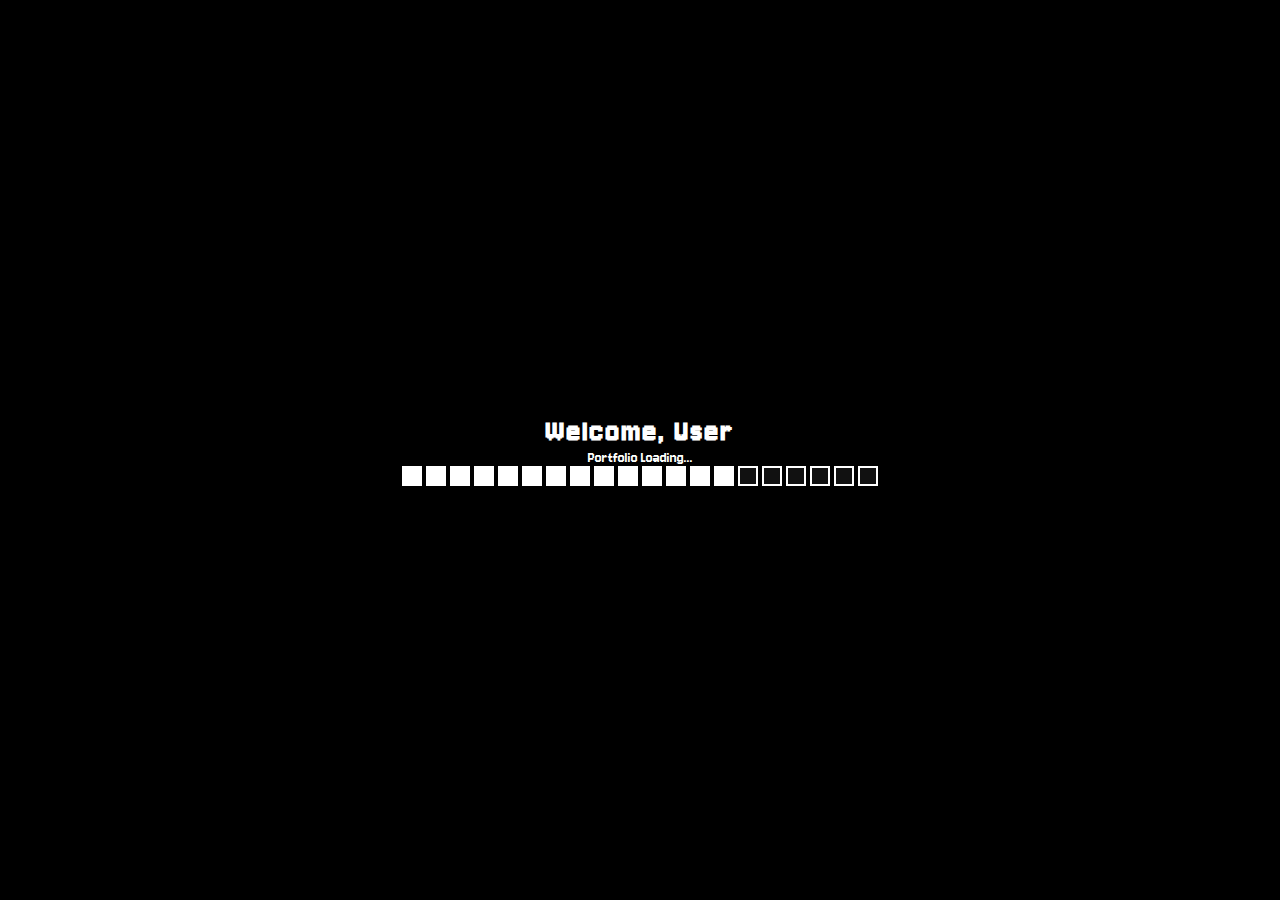
<file: index.html>
<!DOCTYPE html>
<html lang="en">


<head>
    <meta charset="UTF-8">
    <meta name="viewport" content="width=device-width, initial-scale=1.0">
    <!-- Essential Meta Tags -->
    <meta name="description"
        content="Portfolio site for Ian Condon. Projects include Potluck Markets, Eye2Eye, udders, and more.">
    <meta property="og:title" content="Ian Condon | Portfolio">
    <meta property="og:description"
        content="Explore my web development projects, creative tech ideas, and resume. Built with HTML, CSS, and love.">
    <meta property="og:image" content="https://swondon.com/swondon.png">
    <meta property="og:url" content="https://swondon.com">
    <meta name="twitter:card" content="summary_large_image">
    <meta name="viewport" content="width=device-width, initial-scale=1.0">


    <link rel="stylesheet" href="home-style.css">
    <link rel="preconnect" href="https://fonts.googleapis.com">
    <link rel="preconnect" href="https://fonts.gstatic.com" crossorigin>
    <link href="https://fonts.googleapis.com/css2?family=Jersey+10&family=Press+Start+2P&display=swap" rel="stylesheet">
    <link rel="icon" href="swondon.png" type="image/png">
    <title>Ian Condon</title>
</head>

<body>
    <div class="top-nav">
        <a><img class="pear-icon" src="pear-icon.png"></a>
        <div class="dropdown">
            <a class="dropbtn" onclick="toggleDropdown()">Projects</a>
            <div id="dropdownContent" class="dropdown-content">
                <a id="openDeepquestion1">deepQuestion:</a>
                <a id="openEye1">Eye2Eye</a>
                <a id="openGridchat1">udders.app</a>
                <a id="openPotluck1">Potluck Markets</a>
                <a id="openQuickbuck1">QuickBuck</a>
                <a id="openWeather1">Weather Balloon</a>
                <a id="openBehaviorchart1">Behavior Chart</a>
                <a id="openBeeper1">Beeper</a>
                <a id="openNothing1">Nothing</a>
                <a id="openSecretsApp1">The Secrets App</a>

            </div>
        </div>

        <script>
            function toggleDropdown() {
                const dropdown = document.getElementById("dropdownContent");
                dropdown.style.display = dropdown.style.display === "block" ? "none" : "block";
            }

            window.addEventListener("click", function (e) {
                const button = document.querySelector(".dropbtn");
                const content = document.getElementById("dropdownContent");
                if (!button.contains(e.target) && !content.contains(e.target)) {
                    content.style.display = "none";
                }
            });
        </script>


        <a href="about.html">About</a>
        <a href="mailto:ianebcondon@gmail.com">Contact</a>
    </div>

    <div class="potluck-icon">
        <div class="icon">

            <a href="#" id="openPotluck">
                <img src="potluck.png">
                <p>Potluck Markets</p>
            </a>
        </div>
    </div>

    <div class="gridchat-icon">
        <div class="icon">
            <a href="#" id="openGridchat">
                <img src="gridchat.png">
                <p>udders</p>
            </a>
        </div>
    </div>

    <div class="deepquestion-icon">
        <div class="icon">
            <a href="#" id="openDeepquestion">
                <img src="deepquestion.png">
                <p>deepQuestion:</p>
            </a>
        </div>
    </div>

    <div class="quickbuck-icon">
        <div class="icon">
            <a href="#" id="openQuickbuck">
                <img src="quickbuck.jpg">
                <p>QuickBuck</p>
            </a>
        </div>

    </div>

    <div class="weatherballoon-icon">
        <div class="icon">
            <a href="#" id="openWeather">
                <img src="balloon.png">
                <p>Weather<br>Balloon</p>
            </a>

        </div>
    </div>

    <div class="eye2eye-icon">
        <div class="icon">
            <a href="#" id="openEye">
                <img src="eye2eye.png">
                <p>Eye2Eye</p>
            </a>

        </div>
    </div>

    <div class="behaviorchart-icon">
        <div class="icon">
            <a href="#" id="openBehaviorchart">
                <img src="behaviorchart.png">
                <p>Behavior Chart</p>
            </a>
        </div>
    </div>

    <div class="beeper-icon">
        <div class="icon">
            <a href="#" id="openBeeper">
                <img src="beeper.png">
                <p>Beeper</p>
            </a>
        </div>
    </div>

    <div class="nothing-icon">
        <div class="icon">
            <a href="#" id="openNothing">
                <img src="nothing.jpg">
                <p>Nothing</p>
            </a>
        </div>
    </div>

    <div class="secrets-app-icon">
        <div class="icon">
            <a href="#" id="openSecretsApp">
                <img src="secretsapp.png">
                <p>The Secrets App</p>
            </a>
        </div>
    </div>

    <div class="trash-icon">
        <div class="icon">
            <a href="#" id="openTrash">
                <img src="trash.png">
                <p>Trash</p>
            </a>
        </div>
    </div>

    <div class="bottom-nav">
        <div class="nav-item">
            <div class="start-button">
                <a href="#" onclick="location.reload(); return false;">
                    <img src="swondonwhite.png">
                    <p>&nbsp;Ian Condon</p>
                </a>
            </div>

        </div>
        <div class="nav-item">
            <a href="https://github.com/Swondon">
                <img src="github.png">
            </a>
        </div>
        <div class="nav-item">
            <a href="https://www.linkedin.com/in/swondon/">
                <img src="linkedin.webp">
            </a>
        </div>
        <div class="nav-item">
            <a href="mailto:ianebcondon@gmail.com">
                <img src="mail.webp">
            </a>
        </div>
        <div class="nav-item">
            <a href="https://devpost.com/ianebcondon">
                <img src="devpost.png">
            </a>
        </div>

        <div class="clock">
            <div id="clock-time"></div>
            <div id="clock-date"></div>
        </div>
    </div>

    <script>
        function updateClock() {
            const now = new Date();
            document.getElementById('clock-time').textContent = now.toLocaleTimeString([], { hour: '2-digit', minute: '2-digit', second: '2-digit' });
            document.getElementById('clock-date').textContent = now.toLocaleDateString();
        }

        setInterval(updateClock, 1000);
        updateClock();
    </script>

    <div id="resumeModal">
        <div class="modal-content">
            <button class="close-btn" id="closeResume">&times;</button>
            <iframe src="resume.pdf" title="Resume PDF"></iframe>
        </div>
    </div>

    <script>
        const resumeLink = document.getElementById('openResume');
        const modal = document.getElementById('resumeModal');
        const closeBtn = document.getElementById('closeResume');

        resumeLink.addEventListener('click', (e) => {
            e.preventDefault();
            modal.style.display = 'flex';
            document.body.style.overflow = 'hidden';
        });

        closeBtn.addEventListener('click', () => {
            modal.style.display = 'none';
            document.body.style.overflow = 'auto';
        });

        window.addEventListener('click', (e) => {
            if (e.target === modal) {
                modal.style.display = 'none';
                document.body.style.overflow = 'auto';
            }
        });
    </script>

    <div id="potluckModal">
        <div class="modal-content">
            <button class="close-btn" id="closePotluck">&times;</button>
            <h1>Potluck Markets</h1>
            <div class="potluck-img-text">
                <img src="potluck.png">
                <p class="indented">Potluck Markets is a social wagering app that combines gamification with community
                    engagement. Users can
                    create
                    and join pots — shared pools of money centered around a goal, bet, or topic — and vote on who has
                    earned
                    the pot based on consensus.
                </p>
                <p class="indented">Users can join public, private, or location based pots, add friends, message each
                    other to discuss the outcome of pots, view the pots their friends are involved in, deposit and
                    withdraw money, and much more!</p>
                <p class="indented">Originally built as a web app in Spring of 2025, Potluck Markets is currently in active
                    development and is now out on the iOS App Store!</p>
                <br>
                <p><strong><u>Frontend:</u></strong>
                    HTML, CSS, JavaScript (v2 in Swift)</p>
                <p><strong><u>Backend:</u></strong> JavaScript, SQL, Docker (v2 using Firebase)</p>
                <br>
                <div class="modal-link">
                    <a href="https://potluck.support" target="_blank">View on App Store</a>
                </div>
                <div class="modal-link" style="margin-top: 10px;">
                    <a href="https://github.com/Swondon/PotLuck-v1">View early version on GitHub</a>
                </div>

            </div>

        </div>
    </div>

    <script>
        const potluckLink = document.getElementById('openPotluck');
        const potluckLink1 = document.getElementById('openPotluck1');

        const potluckModal = document.getElementById('potluckModal');
        const closePotluckBtn = document.getElementById('closePotluck');

        potluckLink.addEventListener('click', (e) => {
            e.preventDefault();
            potluckModal.style.display = 'flex';
            document.body.style.overflow = 'hidden';
        });

        potluckLink1.addEventListener('click', (e) => {
            e.preventDefault();
            potluckModal.style.display = 'flex';
            document.body.style.overflow = 'hidden';
        });

        closePotluckBtn.addEventListener('click', () => {
            potluckModal.style.display = 'none';
            document.body.style.overflow = 'auto';
        });

        window.addEventListener('click', (e) => {
            if (e.target === potluckModal) {
                potluckModal.style.display = 'none';
                document.body.style.overflow = 'auto';
            }
        });
    </script>


    <div id="gridchatModal">
        <div class="modal-content">
            <button class="close-btn" id="closeGridchat">&times;</button>
            <h1>udders</h1>
            <div class="potluck-img-text">
                <img src="gridchat.png">
                <p class="indented">udders is essentially a local chatroom system with each room being based on the
                    user’s current location. Each chatroom is around a 150 m by 150 m square in a grid that covers
                    the world. As the user moves around, they are transferred from chatroom to chatroom based on their
                    location.
                </p>
                <p class="indented">For example, say that the user is in a busy food court in a mall. Many people
                    would not have the confidence to get up and start networking by walking around and talking
                    face-to-face
                    to everyone. Instead, the user can open Gridchat and start texting anyone
                    who is nearby.
                </p>
                <p class="indented">
                    This app idea was initiated during HackNC 2022 as GridChat and then rebuilt and deployed in 2025 in less than 6 hours.
                </p>
                <br>
                <p><strong><u>Frontend:</u></strong>
                     Vite, TypeScript, Tailwind (Originally Flutter, Dart)</p>
                <p><strong><u>Backend:</u></strong> Express.js (Originally Flask, Python, SQLite, Google Cloud)</p>
                <br>
                <div class="modal-link">
                    <a href="https://udders.app/">View Live Project</a>
                </div>

            </div>

        </div>
    </div>

    <script>
        const gridchatLink = document.getElementById('openGridchat');
        const gridchatLink1 = document.getElementById('openGridchat1');

        const gridchatModal = document.getElementById('gridchatModal');
        const closeGridchatBtn = document.getElementById('closeGridchat');

        gridchatLink.addEventListener('click', (e) => {
            e.preventDefault();
            gridchatModal.style.display = 'flex';
        });

        gridchatLink1.addEventListener('click', (e) => {
            e.preventDefault();
            gridchatModal.style.display = 'flex';
        });

        closeGridchatBtn.addEventListener('click', () => {
            gridchatModal.style.display = 'none';
            document.body.style.overflow = 'auto';
        });

        window.addEventListener('click', (e) => {
            if (e.target === gridchatModal) {
                gridchatModal.style.display = 'none';
                document.body.style.overflow = 'auto';
            }
        });
    </script>

    <div id="quickbuckModal">
        <div class="modal-content">
            <button class="close-btn" id="closeQuickbuck">&times;</button>
            <h1>QuickBuck</h1>
            <div class="potluck-img-text">
                <img src="quickbuck.jpg">
                <p class="indented">QuickBuck is a web-app which hosts a token-based currency trading platform. Users
                    buy and sell QuickBuck tokens via the app. The QuickBuck value is algorithmically proportional to
                    how many people are currently holding a QuickBuck.
                </p>
                <p class="indented">For example, if I buy a QuickBuck, I would want to wait for others to purchase a
                    QuickBuck after me, and then I would sell to make a profit.
                </p>
                <p class="indented">
                    This app idea was pursued in early 2022 but became arbitrary with the rising popularity of Meme
                    coins.
                </p>
                <br>
                <p><strong><u>Frontend:</u></strong>
                    React.js</p>
                <p><strong><u>Backend:</u></strong> JavaScript, Docker, Google Cloud</p>

            </div>

        </div>
    </div>




    <div id="deepquestionModal">
        <div class="modal-content">
            <button class="close-btn" id="closeDeepquestion">&times;</button>
            <h1>deepQuestion:</h1>
            <div class="potluck-img-text">
                <img src="deepquestion.png">
                <p class="indented">deepQuestion is a mental health reflection app designed to turn the phone—often used
                    as a tool for distraction—into a constructive outlet for emotional growth. This app combats the
                    isolation and stigma surrounding mental health by creating a space for anonymous reflection and
                    shared experience.
                </p>

                <p class="indented"> Each day, users are prompted with a thoughtful question and given 30 seconds to
                    reflect before submitting a private written response. After submitting, they can explore a feed of
                    anonymized responses from others, helping them realize they’re not alone in their feelings. The app
                    uses natural language processing to analyze each reflection, tracking mood trends and progress over
                    time. A visual graph and mental health “grade” system help users understand their emotional patterns
                    and personal growth.
                </p>
                <p class="indented"> deepQuestion won the CockroachDB Prize at HackDuke 2022.

                </p>
                <br>
                <p><strong><u>Frontend:</u></strong>
                    Cordova, HTML, CSS, JavaScript</p>
                <p><strong><u>Backend:</u></strong> Django, Python, CockroachDB</p>
                <br>
                <div class="modal-link">
                    <a href="https://devpost.com/software/deepquestion">View on Devpost</a>
                </div>

            </div>

        </div>
    </div>

    <script>
        const deepquestionLink = document.getElementById('openDeepquestion');
        const deepquestionLink1 = document.getElementById('openDeepquestion1');

        const deepquestionModal = document.getElementById('deepquestionModal');
        const closeDeepquestionBtn = document.getElementById('closeDeepquestion');

        deepquestionLink.addEventListener('click', (e) => {
            e.preventDefault();
            deepquestionModal.style.display = 'flex';
        });

        deepquestionLink1.addEventListener('click', (e) => {
            e.preventDefault();
            deepquestionModal.style.display = 'flex';
        });

        closeDeepquestionBtn.addEventListener('click', () => {
            deepquestionModal.style.display = 'none';
            document.body.style.overflow = 'auto';
        });

        window.addEventListener('click', (e) => {
            if (e.target === deepquestionModal) {
                deepquestionModal.style.display = 'none';
                document.body.style.overflow = 'auto';
            }
        });
    </script>

    <script>
        const quickbuckLink = document.getElementById('openQuickbuck');
        const quickbuckLink1 = document.getElementById('openQuickbuck1');

        const quickbuckModal = document.getElementById('quickbuckModal');
        const closeQuickbuckBtn = document.getElementById('closeQuickbuck');

        quickbuckLink.addEventListener('click', (e) => {
            e.preventDefault();
            quickbuckModal.style.display = 'flex';
        });

        quickbuckLink1.addEventListener('click', (e) => {
            e.preventDefault();
            quickbuckModal.style.display = 'flex';
        });

        closeQuickbuckBtn.addEventListener('click', () => {
            quickbuckModal.style.display = 'none';
            document.body.style.overflow = 'auto';
        });

        window.addEventListener('click', (e) => {
            if (e.target === quickbuckModal) {
                quickbuckModal.style.display = 'none';
                document.body.style.overflow = 'auto';
            }
        });
    </script>


    <div id="weatherModal">
        <div class="modal-content">
            <button class="close-btn" id="closeWeather">&times;</button>
            <h1>Weather Balloon Research</h1>
            <div class="potluck-img-text">
                <img src="balloon.png">
                <p class="indented">As part of my volunteer work with the Young Scientist Academy, a nonprofit that
                    empowers youth through science and technology, I led and collaborated on hands-on environmental
                    research projects throughout middle and high school. One of the most impactful initiatives
                    was our weather balloon research, where I helped build and program onboard systems to collect
                    real-time atmospheric data—including barometric pressure, temperature, and ozone levels—at high
                    altitudes.
                </p>

                <p class="indented"> In addition to hardware and sensor integration, I also trained machine learning
                    algorithms to process and interpret the data for 3D environmental mapping. These models were used to
                    analyze local green space distribution and inform community awareness of urban heat islands and air
                    quality disparities.

                </p>
                <br>
                <div class="modal-link">
                    <a href="https://www.youngscientistacademy.org/">See more</a>
                </div>

            </div>

        </div>
    </div>

    <script>
        const weatherLink = document.getElementById('openWeather');
        const weatherLink1 = document.getElementById('openWeather1');

        const weatherModal = document.getElementById('weatherModal');
        const closeWeatherBtn = document.getElementById('closeWeather');

        weatherLink.addEventListener('click', (e) => {
            e.preventDefault();
            weatherModal.style.display = 'flex';
        });

        weatherLink1.addEventListener('click', (e) => {
            e.preventDefault();
            weatherModal.style.display = 'flex';
        });

        closeWeatherBtn.addEventListener('click', () => {
            weatherModal.style.display = 'none';
            document.body.style.overflow = 'auto';
        });

        window.addEventListener('click', (e) => {
            if (e.target === weatherModal) {
                weatherModal.style.display = 'none';
                document.body.style.overflow = 'auto';
            }
        });
    </script>

    <div id="eyeModal">
        <div class="modal-content">
            <button class="close-btn" id="closeEye">&times;</button>
            <h1>Eye2Eye</h1>
            <div class="potluck-img-text">
                <img src="eye2eye.png">
                <p class="indented">Eye2Eye is a research-driven video conferencing project that reimagines virtual
                    communication by using two webcams and spatial audio to simulate face-to-face interaction. By
                    placing participants around a virtual table and adjusting both video angles and audio direction,
                    Eye2Eye creates a more natural, immersive experience.

                </p>

                <p class="indented"> Eye2Eye is a custom video conferencing tool accessed through a web browser and is
                    part of a user study on the effects of video conferencing on user communication. The tool has
                    options to add input delay, use multiple cameras, use a circular seating order, and use spatial
                    sound.

                </p>
                <br>
                <p><strong><u>Frontend:</u></strong>
                    Node.js, HTML, JavaScript</p>
                <p><strong><u>Backend:</u></strong> Node.js, JavaScript, Render, Oracle Cloud (for custom STUN/TURN
                    server)</p>
                <br>
                <div class="modal-link">
                    <a href="https://github.com/Swondon/Eye2Eye">View on GitHub</a>
                </div>

            </div>

        </div>
    </div>

    <script>
        const eyeLink = document.getElementById('openEye');
        const eyeLink1 = document.getElementById('openEye1');

        const eyeModal = document.getElementById('eyeModal');

        const closeEyeBtn = document.getElementById('closeEye');

        eyeLink.addEventListener('click', (e) => {
            e.preventDefault();
            eyeModal.style.display = 'flex';
        });

        eyeLink1.addEventListener('click', (e) => {
            e.preventDefault();
            eyeModal.style.display = 'flex';
        });

        closeEyeBtn.addEventListener('click', () => {
            eyeModal.style.display = 'none';
            document.body.style.overflow = 'auto';
        });

        window.addEventListener('click', (e) => {
            if (e.target === eyeModal) {
                eyeModal.style.display = 'none';
                document.body.style.overflow = 'auto';
            }
        });
    </script>

    <div id="behaviorchartModal">
        <div class="modal-content">
            <button class="close-btn" id="closeBehaviorchart">&times;</button>
            <h1>Behavior Chart</h1>
            <div class="potluck-img-text">
                <img src="behaviorchart.png">
                <p class="indented">On our apartment wall, we have a behavior chart. We use it all the time. When someone new comes into our apartment, we put a new pin on it. You get moved up for good behavior and down for bad behavior.
                </p>

                <p class="indented">It was simple, fun, and a huge part of our daily lives. But over time, and after a bit too much love, it broke -- so I used AI to build a digital version of the chart.
                </p>

                <p class="indented">In under 6 hours of vibe coding, we (Google Gemini and I) built the app, connected it to a cloud database, deployed it to a subdomain, and even wrote this LinkedIn post about it. Now, anyone can create, share, and enjoy their own behavior charts with friends and family.</p>

                <p><strong><u>Frontend:</u></strong>
                    HTML, CSS, JavaScript</p>
                <p><strong><u>Backend:</u></strong> JavaScript (Client-side)</p>
                <br>
                <div class="modal-link">
                    <a href="https://behaviorchart.swondon.com" target="_blank">View Live Project</a>
                </div>
                <div class="modal-link" style="margin-top: 10px;">
                    <a href="https://github.com/Swondon/Behavior-Chart" target="_blank">View on GitHub</a>
                </div>

            </div>

        </div>
    </div>

    <script>
        const behaviorchartLink = document.getElementById('openBehaviorchart');
        const behaviorchartLink1 = document.getElementById('openBehaviorchart1');

        const behaviorchartModal = document.getElementById('behaviorchartModal');
        const closeBehaviorchartBtn = document.getElementById('closeBehaviorchart');

        behaviorchartLink.addEventListener('click', (e) => {
            e.preventDefault();
            behaviorchartModal.style.display = 'flex';
            document.body.style.overflow = 'hidden';
        });

        behaviorchartLink1.addEventListener('click', (e) => {
            e.preventDefault();
            behaviorchartModal.style.display = 'flex';
            document.body.style.overflow = 'hidden';
        });

        closeBehaviorchartBtn.addEventListener('click', () => {
            behaviorchartModal.style.display = 'none';
            document.body.style.overflow = 'auto';
        });

        window.addEventListener('click', (e) => {
            if (e.target === behaviorchartModal) {
                behaviorchartModal.style.display = 'none';
                document.body.style.overflow = 'auto';
            }
        });
    </script>

    <div id="beeperModal">
        <div class="modal-content">
            <button class="close-btn" id="closeBeeper">&times;</button>
            <h1>Beeper</h1>
            <div class="potluck-img-text">
                <img src="beeper.png">
                <p class="indented">Beeper is a ride-sharing application designed specifically for students, providing a safe and affordable way to travel to and from campus, or around town.
                </p>

                <p class="indented">Riders request a ride, active beepers accept it, navigate to the rider, pick them up, and transport them to their destination. Riders can pay through Venmo.
                </p>

                <p><strong><u>Frontend:</u></strong>
                    React, TypeScript, Vite</p>
                <p><strong><u>Backend:</u></strong> Firebase</p>
                <br>
                <div class="modal-link">
                    <a href="http://beeper.swondon.com/" target="_blank">View Live Project</a>
                </div>

            </div>

        </div>
    </div>

    <script>
        const beeperLink = document.getElementById('openBeeper');
        const beeperLink1 = document.getElementById('openBeeper1');

        const beeperModal = document.getElementById('beeperModal');
        const closeBeeperBtn = document.getElementById('closeBeeper');

        function openBeeperModal(e) {
            e.preventDefault();
            beeperModal.style.display = 'flex';
            document.body.style.overflow = 'hidden';
        }

        beeperLink.addEventListener('click', openBeeperModal);
        beeperLink1.addEventListener('click', openBeeperModal);

        closeBeeperBtn.addEventListener('click', () => {
            beeperModal.style.display = 'none';
            document.body.style.overflow = 'auto';
        });

    </script>

    <div id="nothingModal">
        <div class="modal-content">
            <button class="close-btn" id="closeNothing">&times;</button>
            <h1>Nothing</h1>
            <div class="potluck-img-text">
                <img src="nothing.jpg">
                <p class="indented">Nothing is a minimalist app where users compete to see who can do nothing for the longest period. The concept challenges our constant need for engagement and turns inactivity into a competitive sport.
                </p>

                <p class="indented">The app tracks the duration each user can remain idle without interacting with their device. A global leaderboard displays the top champions of inactivity, creating a fun, quirky social experiment.
                </p>

                <p><strong><u>Frontend:</u></strong>
                    React, Vite, TypeScript</p>
                <p><strong><u>Backend:</u></strong> Firebase</p>
                <br>
                <div class="modal-link">
                    <a href="http://nothing.swondon.com" target="_blank">View Live Project</a>
                </div>

            </div>

        </div>
    </div>

    <script>
        const nothingLink = document.getElementById('openNothing');
        const nothingLink1 = document.getElementById('openNothing1');
        const nothingModal = document.getElementById('nothingModal');
        const closeNothingBtn = document.getElementById('closeNothing');

        function openNothingModal(e) {
            e.preventDefault();
            nothingModal.style.display = 'flex';
            document.body.style.overflow = 'hidden';
        }

        nothingLink.addEventListener('click', openNothingModal);
        nothingLink1.addEventListener('click', openNothingModal);

        closeNothingBtn.addEventListener('click', () => { nothingModal.style.display = 'none'; document.body.style.overflow = 'auto'; });
    </script>

    <div id="secretsAppModal">
        <div class="modal-content">
            <button class="close-btn" id="closeSecretsApp">&times;</button>
            <h1>The Secrets App</h1>
            <div class="potluck-img-text">
                <img src="secretsapp.png">
                <p class="indented">The Secrets App is a simple, anonymous, and addictive micro-confessions app. Every
                    time you open it, you’re presented with a random secret left by another user — funny, strange,
                    wholesome, sad, or downright mysterious. To reveal a new one, you must leave a secret of your own.
                </p>

                <p class="indented">There are no accounts, no names, no profiles, and no tracking. Just a community of
                    strangers trading moments, thoughts, confessions, and curiosities.</p>

                <p><strong><u>Frontend:</u></strong> React, Vite, TypeScript</p>
                <p><strong><u>Backend:</u></strong> Firebase</p>
                <br>
                <div class="modal-link">
                    <a href="https://secrets.swondon.com/" target="_blank">View Live Project</a>
                </div>
            </div>
        </div>
    </div>

    <script>
        const secretsAppLink = document.getElementById('openSecretsApp');
        const secretsAppLink1 = document.getElementById('openSecretsApp1');
        const secretsAppModal = document.getElementById('secretsAppModal');
        const closeSecretsAppBtn = document.getElementById('closeSecretsApp');

        function openSecretsAppModal(e) { e.preventDefault(); secretsAppModal.style.display = 'flex'; document.body.style.overflow = 'hidden'; }

        secretsAppLink.addEventListener('click', openSecretsAppModal);
        secretsAppLink1.addEventListener('click', openSecretsAppModal);
        closeSecretsAppBtn.addEventListener('click', () => { secretsAppModal.style.display = 'none'; document.body.style.overflow = 'auto'; });
    </script>

    <div id="trashModal">
        <div class="modal-content">
            <button class="close-btn" id="closeTrash">&times;</button>
            <h1>Trash</h1>
            <div class="trash-content" style="text-align: center; margin-top: 50px; font-size: 24px; flex-grow: 1; display: flex; flex-direction: column; justify-content: center;">
                <p>It's empty... or is it?</p>
                <br>
                <div style="font-size: 16px;">
                    <a href="https://www.youtube.com/watch?v=dQw4w9WgXcQ" target="_blank" style="color: blue; text-decoration: underline;">Look inside</a>
                </div>
            </div>
        </div>
    </div>

    <script>
        const trashLink = document.getElementById('openTrash');
        const trashModal = document.getElementById('trashModal');
        const closeTrashBtn = document.getElementById('closeTrash');

        trashLink.addEventListener('click', (e) => {
            e.preventDefault();
            trashModal.style.display = 'flex';
        });

        closeTrashBtn.addEventListener('click', () => {
            trashModal.style.display = 'none';
        });

        window.addEventListener('click', (e) => {
            if (e.target === trashModal) {
                trashModal.style.display = 'none';
            }
        });
    </script>

    <div id="loadingModal">
        <h2>Welcome, User</h2>
        <p>Portfolio Loading...</p>
        <div class="progress-container">
            <div class="pixel-bar" id="pixelBar"></div>
        </div>
    </div>

    <script>
        const pixelBar = document.getElementById('pixelBar');
        const loadingModal = document.getElementById('loadingModal');
        const squareCount = 20;
        const duration = 1000;
        const interval = duration / squareCount;

        for (let i = 0; i < squareCount; i++) {
            const pixel = document.createElement('div');
            pixel.classList.add('pixel');
            pixelBar.appendChild(pixel);
        }

        const pixels = document.querySelectorAll('.pixel');
        let index = 0;

        const fillTimer = setInterval(() => {
            if (index < pixels.length) {
                pixels[index].classList.add('filled');
                index++;
            } else {
                clearInterval(fillTimer);
                loadingModal.style.display = 'none';
            }
        }, interval);

        window.addEventListener('load', () => {
            // Start filling on load
        });
    </script>

    <script>
        // Handle opening modals from URL hash
        window.addEventListener('load', () => {
            const hash = window.location.hash.substring(1);
            if (!hash) return;

            const modalMap = {
                'potluck': potluckModal,
                'eye2eye': eyeModal,
                'beeper': beeperModal,
                // Add other project hashes and modal variables here
            };

            const modalToOpen = modalMap[hash];

            if (modalToOpen) {
                modalToOpen.style.display = 'flex';
                document.body.style.overflow = 'hidden';
            }
        });
    </script>

</body>



</html>
</file>
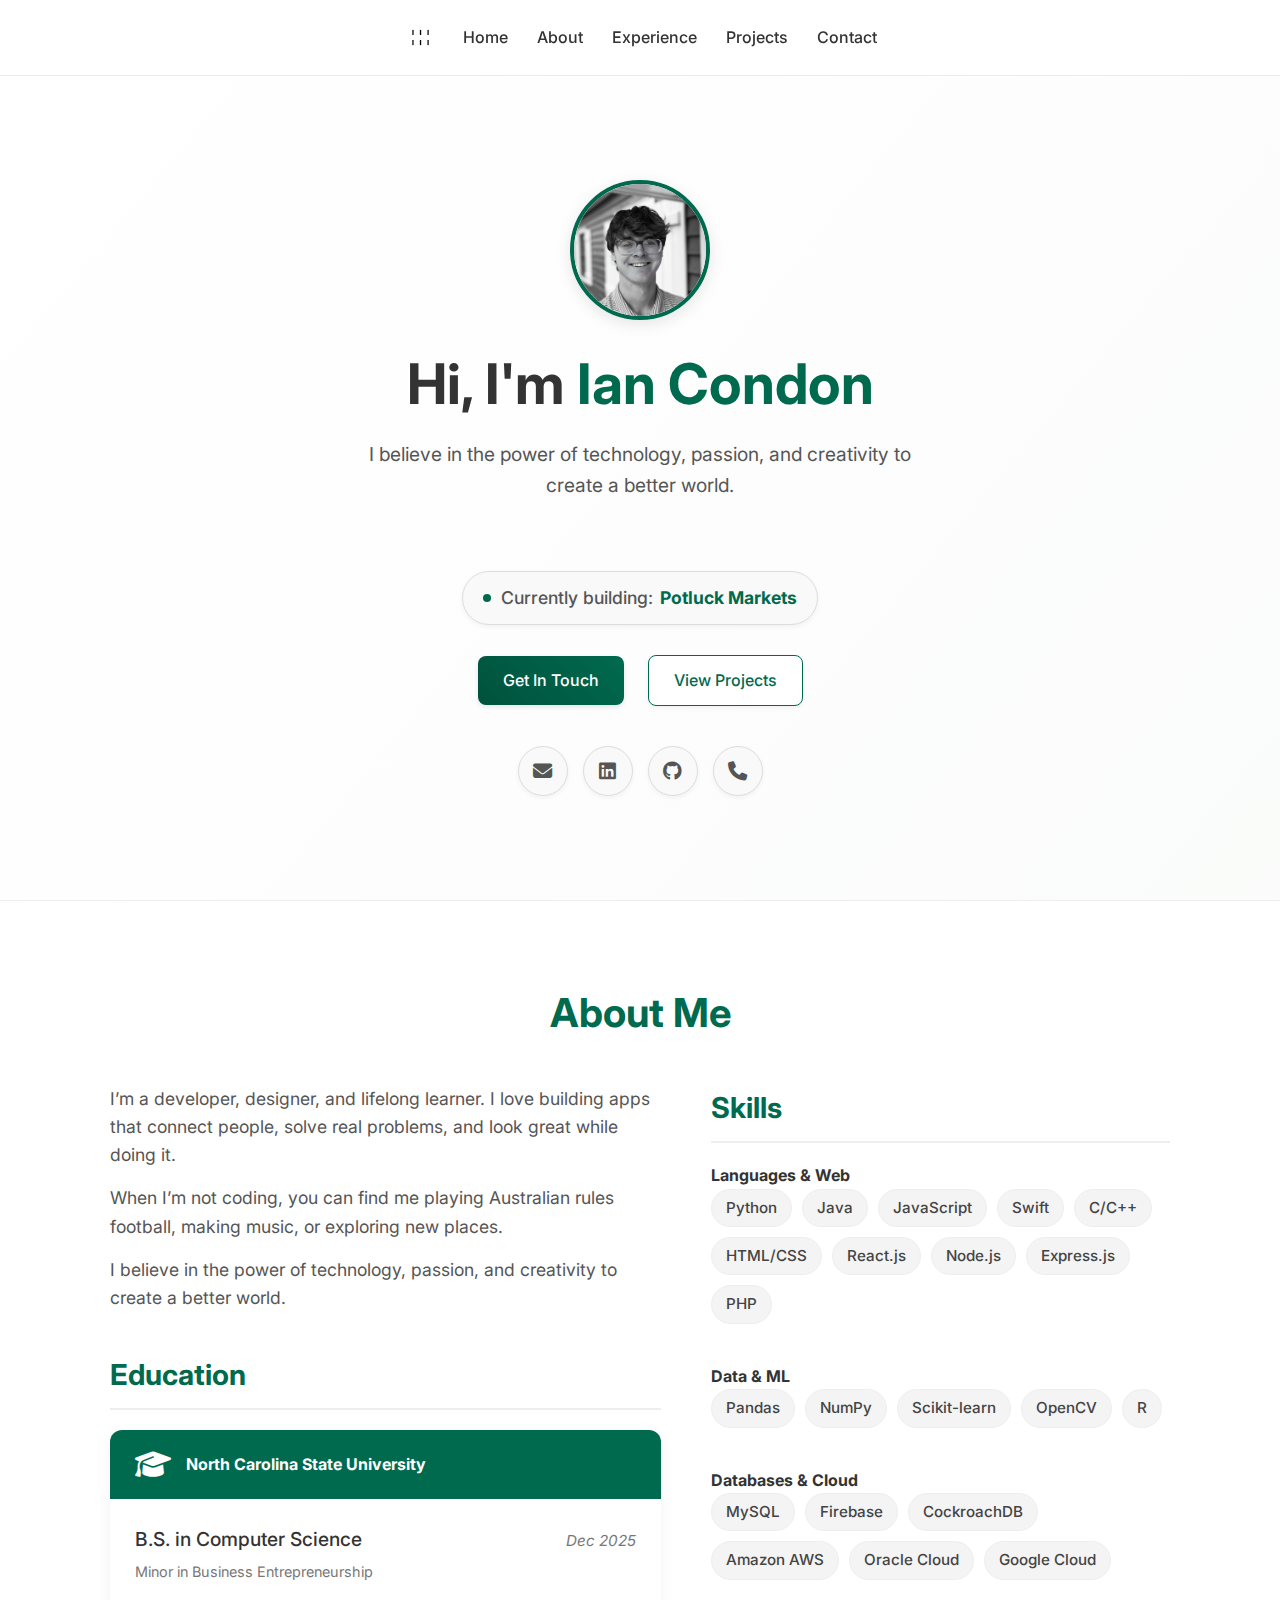
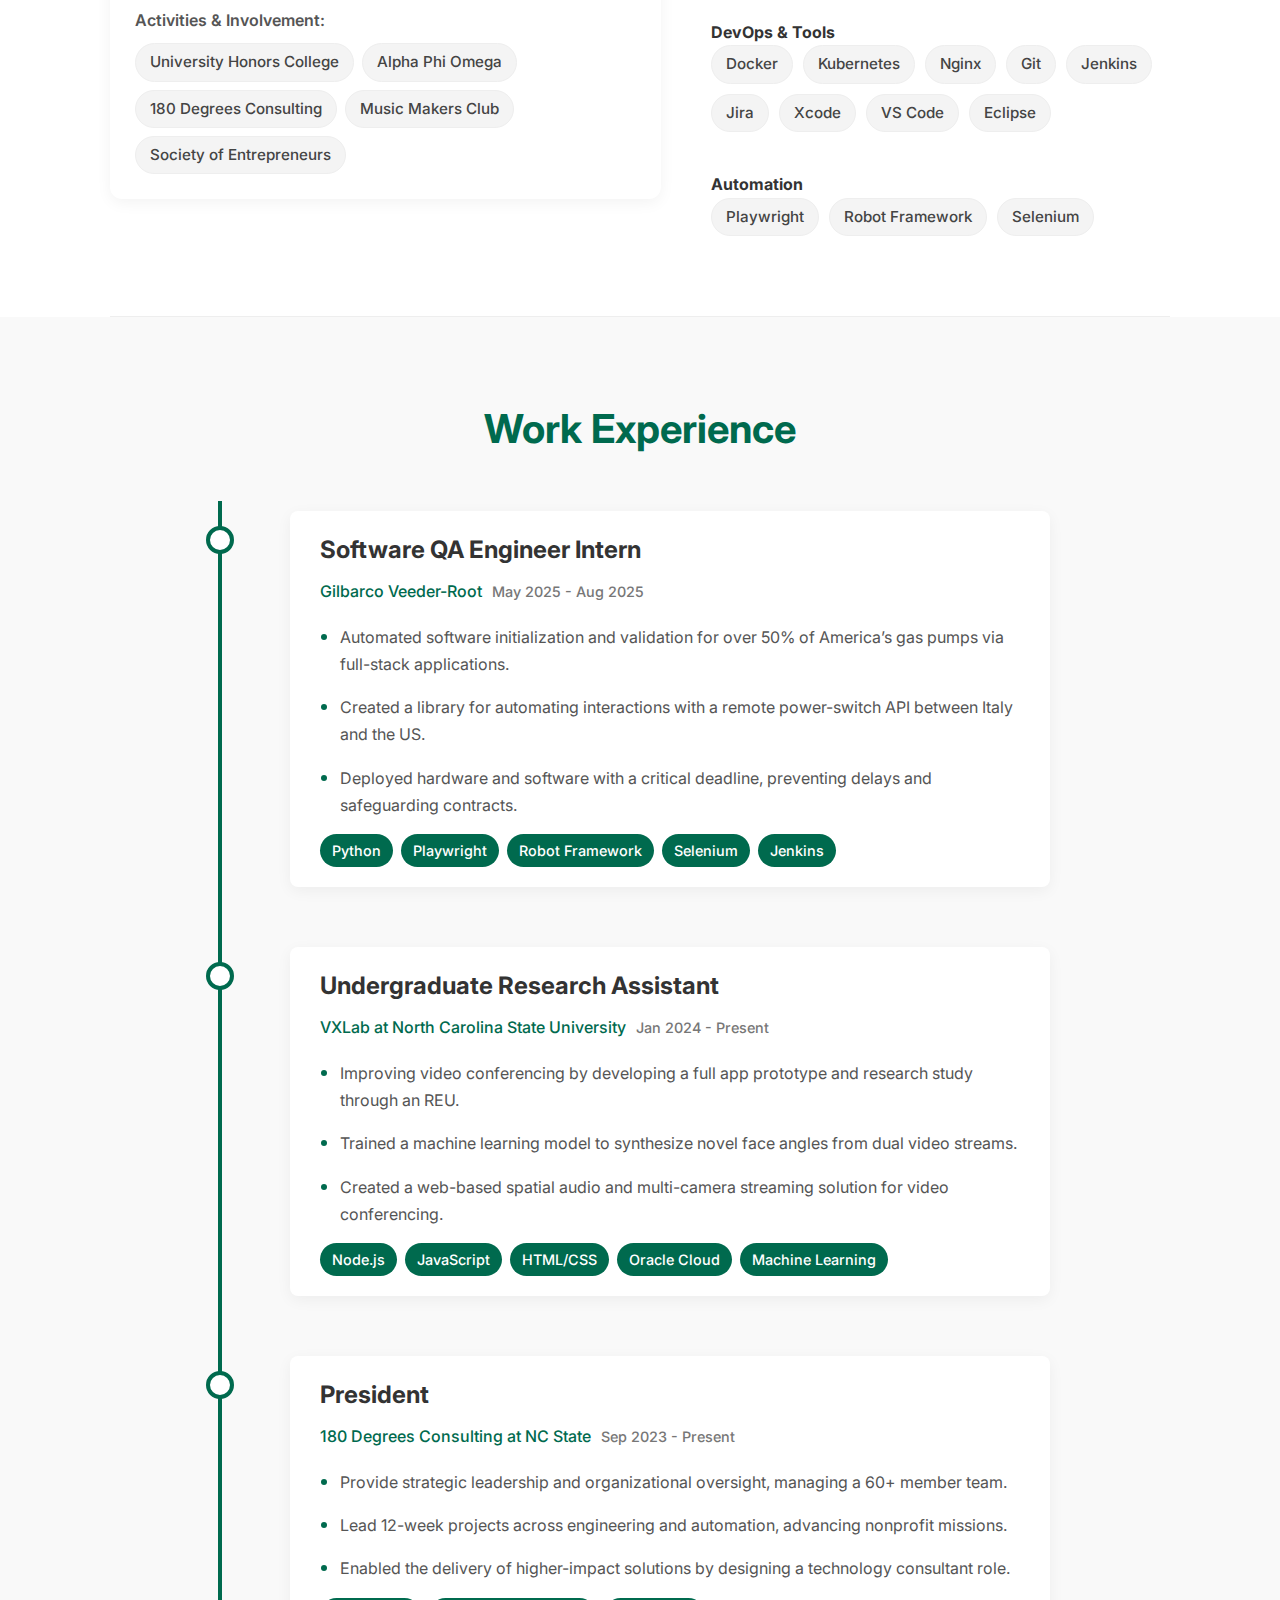
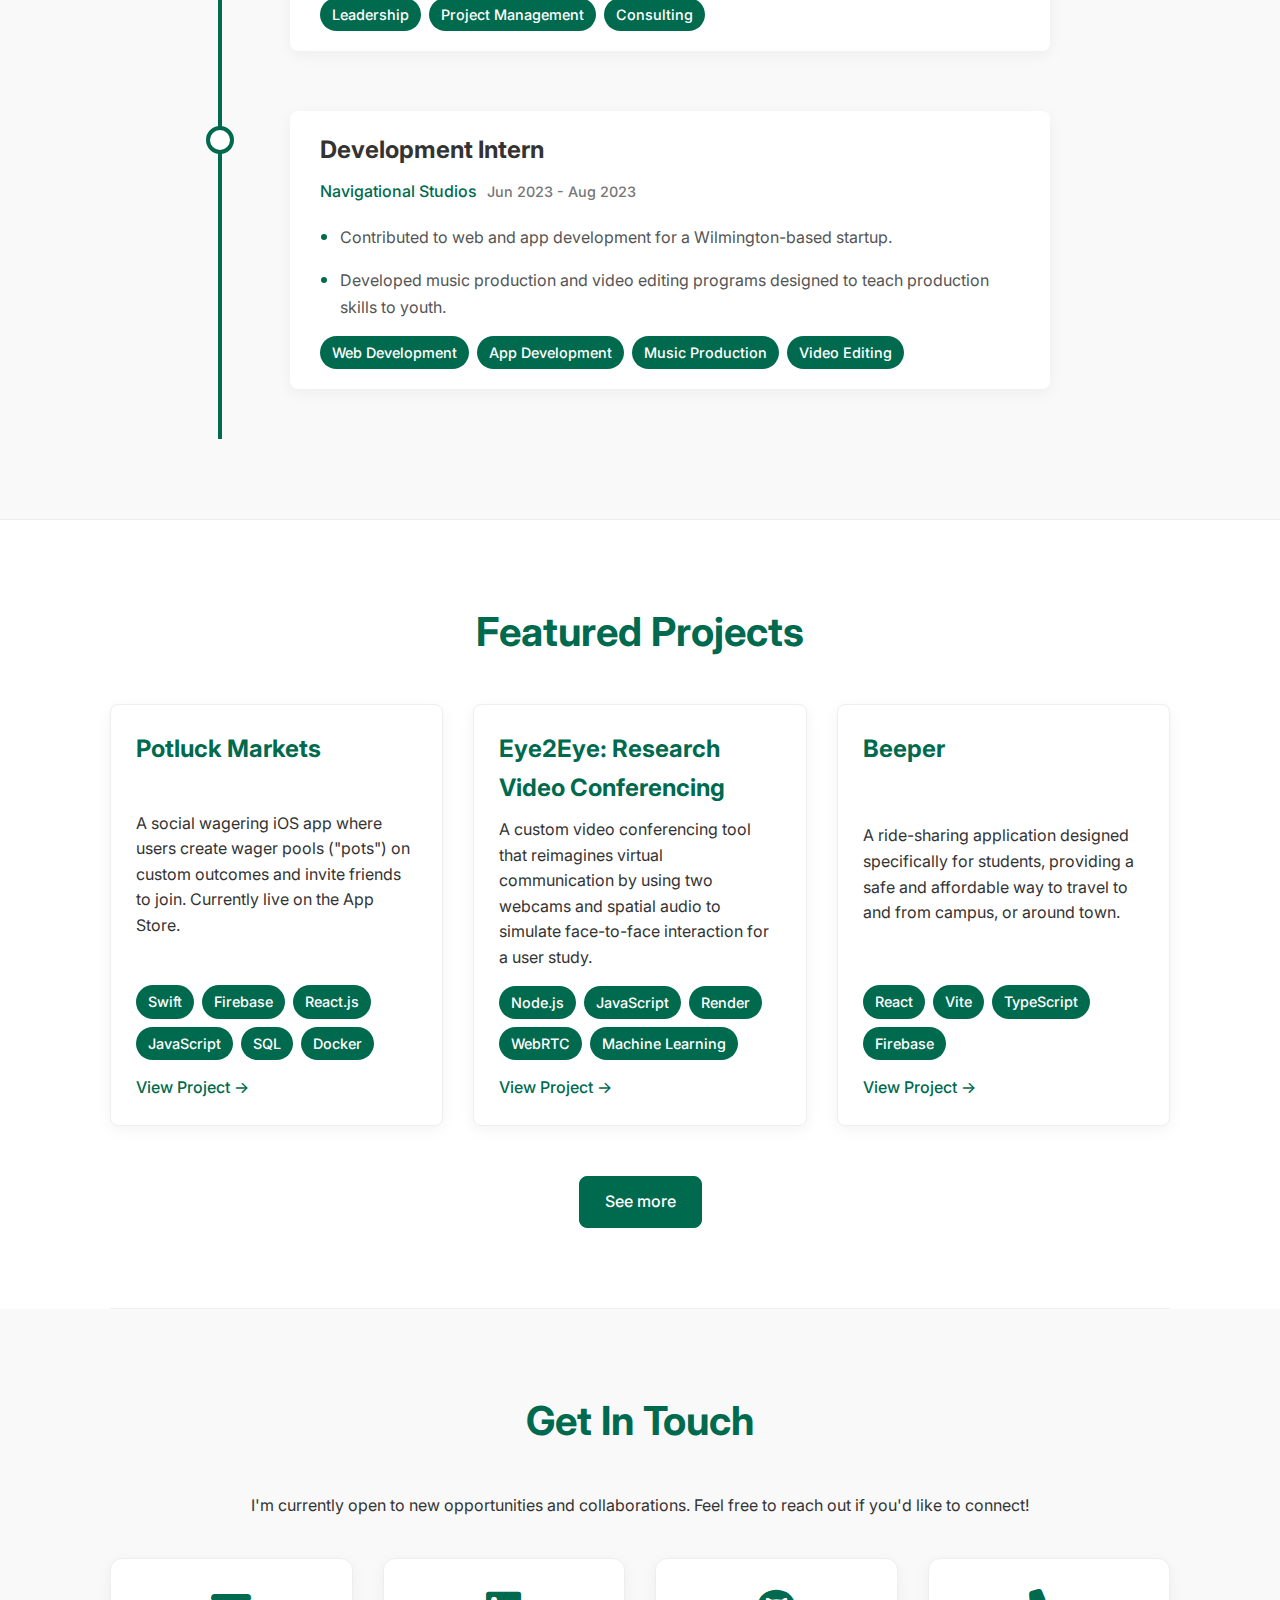
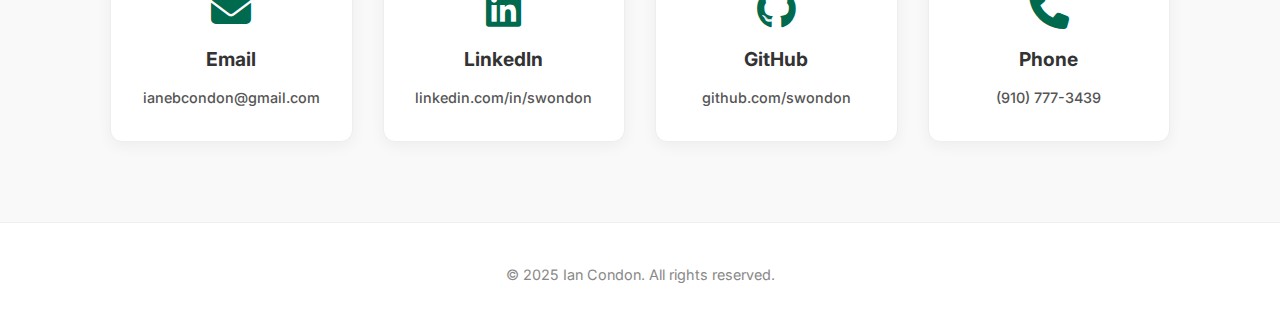
<file: about.html>
<!DOCTYPE html>
<html lang="en">

<head>
    <meta charset="UTF-8" />
    <meta name="viewport" content="width=device-width, initial-scale=1.0" />
    <link rel="icon" href="swondon.png" type="image/png">
    <title>About - Ian Condon</title>
    <link rel="preconnect" href="https://fonts.googleapis.com">
    <link rel="preconnect" href="https://fonts.gstatic.com" crossorigin>
    <link href="https://fonts.googleapis.com/css2?family=Jersey+10&family=Inter:wght@400;500;700&display=swap"
        rel="stylesheet">
    <link rel="stylesheet" href="https://cdnjs.cloudflare.com/ajax/libs/font-awesome/6.5.1/css/all.min.css">
    <style>
        * {
            margin: 0;
            padding: 0;
            box-sizing: border-box;
        }

        html {
            scroll-behavior: smooth;
        }

        body {
            font-family: 'Inter', sans-serif;
            color: #333;
            line-height: 1.6;
            background-color: white;
        }

        #bg-canvas {
            display: none;
            /* Hide canvas background */
        }

        .wrapper {
            max-width: 1100px;
            margin: 0 auto;
            padding: 0 20px;
        }

        /* Header */
        .main-header {
            display: flex;
            justify-content: space-between;
            align-items: center;
            padding: 20px 0;
            position: sticky;
            top: 0;
            background: rgba(255, 255, 255, 0.6);
            backdrop-filter: blur(12px);
            z-index: 100;
            border-bottom: 1px solid rgba(0, 0, 0, 0.08);
        }

        .main-header .logo {
            font-family: 'Jersey 10', sans-serif;
            text-decoration: none;
        }

        .main-header .logo img {
            height: 35px;
            vertical-align: middle;
        }

        .main-nav a {
            color: #333;
            text-decoration: none;
            margin-left: 25px;
            font-weight: 500;
            transition: color 0.3s;
        }

        .main-nav a:hover {
            color: #006A4E;
        }

/* Hero Section */
.hero{
  display:flex;
  flex-direction:column;
  justify-content:center;
  align-items:center;
  text-align:center;
  min-height:calc(100vh - 75px);
  padding:40px 20px;

  /* airy gradient with the green at the far end */
background: linear-gradient(130deg,
  #ffffff 0%,
  #fdfdfd 25%,
  #f8fbf9 55%,
  #def5ec 75%,
  #def5ec 100%
);


  /* make the "strip" much wider so the green can travel across the whole area */
  background-size: 300% 100%;

  /* don't repeat the gradient */
  background-repeat: no-repeat;

  /* smooth GPU-accelerated animation */
  will-change: background-position;
  animation: gradient-animation 10s ease-in-out infinite;
}

/* animate the wide background from right → left → right */
@keyframes gradient-animation {
  0%   { background-position: 100% 50%; } /* start off to the right */
  50%  { background-position: 0% 50%;   } /* slide fully left */
  100% { background-position: 100% 50%; } /* reset to right */
}


        .hero .profile-pic {
            width: 140px;
            height: 140px;
            border-radius: 50%;
            object-fit: cover;
            border: 4px solid #006A4E;
            margin-bottom: 20px;
            box-shadow: 0 4px 15px rgba(0, 0, 0, 0.1);
        }

        .hero h1 {
            font-size: 3.5rem;
            margin-bottom: 10px;
            font-weight: 700;
        }

        .hero h1 span {
            color: #006A4E;
        }

        .hero .subtitle {
            font-size: 1.2rem;
            max-width: 600px;
            color: #555;
            margin: 0 auto 30px;
        }

        .currently-building {
            margin: 40px 0 30px;
        }

        .building-badge {
            display: inline-flex;
            align-items: center;
            padding: 12px 20px;
            background-color: #f9f9f9;
            color: #555;
            border-radius: 50px;
            text-decoration: none;
            font-weight: 500;
            transition: all 0.3s ease;
            box-shadow: 0 2px 5px rgba(0, 0, 0, 0.05);
            border: 1px solid #ddd;
            font-size: 1.1rem;
        }

        .building-badge strong {
            color: #006A4E;
            margin-left: 0.4em;
        }

        .building-badge:hover {
            background-color: #006A4E;
            color: white;
            transform: translateY(-2px);
            box-shadow: 0 4px 10px rgba(0, 106, 78, 0.2);
        }

        .building-badge:hover .status-dot {
            background-color: white;
            animation-name: pulse-white;
        }

        .building-badge:hover strong {
            color: white;
        }

        .status-dot {
            width: 8px;
            height: 8px;
            background-color: #006A4E;
            border-radius: 50%;
            margin-right: 10px;
            animation: pulse 2s infinite;
        }

        @keyframes pulse {
            0% {
                box-shadow: 0 0 0 0 rgba(0, 106, 78, 0.7);
            }

            70% {
                box-shadow: 0 0 0 10px rgba(0, 106, 78, 0);
            }

            100% {
                box-shadow: 0 0 0 0 rgba(0, 106, 78, 0);
            }
        }

        @keyframes pulse-white {
            0% {
                box-shadow: 0 0 0 0 rgba(255, 255, 255, 0.7);
            }

            70% {
                box-shadow: 0 0 0 10px rgba(255, 255, 255, 0);
            }

            100% {
                box-shadow: 0 0 0 0 rgba(255, 255, 255, 0);
            }
        }

        @keyframes gradient-animation {
            0% {
                background-position: 0% 50%;
            }

            50% {
                background-position: 100% 50%;
            }

            100% {
                background-position: 0% 50%;
            }
        }

        .hero .cta-buttons a {
            display: inline-block;
            padding: 12px 25px;
            margin: 0 10px;
            border-radius: 8px;
            text-decoration: none;
            font-weight: 500;
            transition: all 0.3s;
        }

        .hero-contact-links {
            margin-top: 40px;
            display: flex;
            justify-content: center;
            flex-wrap: wrap;
            gap: 15px;
        }

        .contact-badge {
            display: inline-flex;
            align-items: center;
            justify-content: center;
            width: 50px;
            height: 50px;
            background-color: #f9f9f9;
            color: #555;
            border-radius: 50%;
            text-decoration: none;
            transition: all 0.3s ease;
            border: 1px solid #ddd;
            box-shadow: 0 2px 5px rgba(0, 0, 0, 0.05);
            font-size: 1.2rem;
        }

        .contact-badge:hover {
            background-color: #006A4E;
            color: white;
            transform: translateY(-2px);
            box-shadow: 0 4px 10px rgba(0, 106, 78, 0.2);
            border-color: #006A4E;
        }

        .cta-primary {
            background-image: linear-gradient(45deg, #00523d, #006A4E);
            color: white;
            border: none;
            box-shadow: 0 2px 5px rgba(0, 0, 0, 0.1);
        }

        .cta-primary:hover {
            transform: translateY(-2px);
            box-shadow: 0 4px 15px rgba(0, 106, 78, 0.3);
        }

        .cta-secondary {
            background-color: white;
            color: #006A4E;
            border: 1px solid #006A4E;
            box-shadow: 0 2px 5px rgba(0, 0, 0, 0.05);
        }

        .cta-secondary:hover {
            background-color: #006A4E;
            color: white;
            border-color: #006A4E;
            transform: translateY(-2px);
            box-shadow: 0 4px 15px rgba(0, 106, 78, 0.3);
        }

        /* Section Styling */
        section {
            padding: 80px 0;
            border-bottom: 1px solid #eee;
        }

        section:not(.hero):nth-of-type(even) {
            background-color: #f9f9f9;
        }

        h2 {
            font-size: 2.5rem;
            margin-bottom: 40px;
            text-align: center;
            color: #006A4E;
        }

        /* About Text within the new layout */
        .about-text p {
            margin-bottom: 15px; /* Add space between paragraphs */
            font-size: 1.1rem; /* Ensure consistent font size */
            line-height: 1.6; /* Ensure consistent line height */
            color: #555; /* Ensure consistent text color */
        }

        /* Education */
        .education-card {
            background: white;
            border-radius: 12px;
            box-shadow: 0 4px 15px rgba(0, 0, 0, 0.05);
            transition: all 0.3s ease;
            overflow: hidden; /* To keep border-radius on children */
        }

        .education-card:hover {
            transform: translateY(-5px);
            box-shadow: 0 8px 25px rgba(0, 0, 0, 0.1);
        }

        .education-header {
            display: flex;
            align-items: center;
            background-color: #006A4E;
            color: white;
            padding: 20px 25px;
        }

        .education-header i {
            font-size: 1.8rem;
            margin-right: 15px;
        }

        .education-body {
            padding: 25px;
        }

        .education-body .degree-info {
            display: flex;
            justify-content: space-between;
            align-items: baseline;
        }
        .education-body .degree {
            font-size: 1.2rem;
            font-weight: 500;
        }

        .education-body .date {
            color: #777;
            font-style: italic;
            font-size: 0.95rem;
        }

        .education-footer {
            padding: 0 25px 25px;
        }

        .education-footer h5 {
            font-size: 1rem;
            color: #555;
            margin-bottom: 10px;
            font-weight: 600;
        }

        .education-footer ul {
            list-style: none;
            display: flex;
            flex-wrap: wrap;
            gap: 8px;
        }

        .education-footer li {
            background: #f4f4f4;
            padding: 6px 14px;
            border-radius: 20px;
            font-size: 0.95rem;
            font-weight: 500;
            color: #444;
            border: 1px solid #eee;
        }

        .about-container {
            display: grid;
            grid-template-columns: 1.2fr 1fr;
            gap: 50px;
            align-items: start;
        }

        .about-container h3 {
            margin-bottom: 20px;
            padding-bottom: 10px;
            border-bottom: 2px solid #eee;
            font-size: 1.8rem;
            color: #006A4E;
            text-align: left;
        }

        /* Skills */
        .skills-grid {
            display: grid;
            gap: 40px;
        }

        .skill-category h3 {
            font-size: 1.5rem;
            color: #006A4E;
            margin-bottom: 15px;
        }

        .skill-category ul {
            list-style: none;
            display: flex;
            flex-wrap: wrap;
            gap: 10px;
        }

        .skill-category li {
            background: #f4f4f4;
            padding: 6px 14px;
            border-radius: 20px;
            font-size: 0.95rem;
            font-weight: 500;
            color: #444;
            border: 1px solid #eee;
            transition: all 0.3s ease;
        }

        .skill-category li:hover {
            background-color: #006A4E;
            color: white;
            border-color: #006A4E;
            cursor: pointer;
            transform: translateY(-2px);
        }

        .skill-category li a {
            color: inherit;
            text-decoration: none;
            cursor: pointer;
        }

        /* Timeline for Experience Section */
        #experience {
            background-color: #f9f9f9;
        }

        .timeline-container {
            position: relative;
            max-width: 900px;
            margin: 0 auto;
        }

        .timeline-container::after {
            content: '';
            position: absolute;
            width: 4px;
            background-color: #006A4E;
            top: 0;
            bottom: 0;
            left: 30px;
            margin-left: -2px;
        }

        .timeline-item {
            padding: 10px 40px;
            position: relative;
            background-color: inherit;
            width: 100%;
            padding-left: 100px;
        }

        .timeline-item::after {
            content: '';
            position: absolute;
            width: 20px;
            height: 20px;
            background-color: white;
            border: 4px solid #006A4E;
            top: 25px;
            left: 16px;
            border-radius: 50%;
            z-index: 1;
        }

        .timeline-content {
            padding: 20px 30px;
            background-color: white;
            position: relative;
            border-radius: 8px;
            box-shadow: 0 4px 15px rgba(0, 0, 0, 0.05);
            transition: all 0.3s ease; /* Smooth transition for hover effects */
        }

        .timeline-content:hover {
            transform: translateY(-5px); /* Levitate effect */
            box-shadow: 0 8px 25px rgba(0, 0, 0, 0.1); /* Enhanced shadow on hover */
        }

        /* Experience */
        .job {
            margin-bottom: 40px;
        }

        .job-header {
            display: flex;
            justify-content: space-between;
            align-items: baseline;
            margin-bottom: 10px;
        }

        .job-header h3 {
            font-size: 1.5rem;
            color: #006A4E;
        }

        .job-header h3 {
            font-size: 1.5rem;
            color: #333; /* Keep job title default color */
        }

        .job-header span {
            display: none; /* Hide the original date span */
        }

        .job h4 {
            font-weight: 500;
            margin-bottom: 15px;
            color: #006A4E; /* Make company name green */
            display: flex;
            align-items: baseline;
            gap: 10px; /* Space between company name and date */
        }

        .job h4 .job-date {
            font-size: 0.9em; /* Smaller date font size */
            font-style: normal; /* Not italic */
            color: #777; /* Lighter color for date */
        }

        .job ul {
            list-style-position: outside;
            padding-left: 20px; /* Add space for the outside bullets */
        }

        .job li {
            margin-bottom: 12px;
            color: #555;
            line-height: 1.7;
        }

        .job ul li::marker {
            color: #006A4E;
            font-weight: bold;
            font-size: 1.2em;
        }

        .tech-stack {
            display: flex;
            flex-wrap: wrap;
            gap: 8px;
            margin-top: 15px;
        }

        .tech-stack span {
            background: #006A4E;
            color: white;
            padding: 5px 12px;
            border-radius: 20px;
            font-size: 0.9rem;
            font-weight: 500;
        }

        .tech-stack span.accent2 {
            background: #006A4E;
            color: white;
        }

        /* Projects */
        .projects-grid {
            display: grid;
            grid-template-columns: repeat(3, 1fr);
            gap: 30px;
        }

        .project-card {
            background: white;
            padding: 25px;
            border-radius: 8px;
            box-shadow: 0 4px 15px rgba(0, 0, 0, 0.05);
            border: 1px solid #eee;
            /* Flexbox for vertical alignment */
            display: flex;
            flex-direction: column;
            justify-content: space-between;
            transition: all 0.3s ease;
        }
        
        @media screen and (max-width: 900px) {
            .projects-grid {
                grid-template-columns: 1fr;
            }
        }

        .project-card:hover {
            transform: translateY(-5px);
            box-shadow: 0 8px 25px rgba(0, 0, 0, 0.1);
        }

        .project-card-cta {
            display: inline-block;
            margin-top: 15px; /* Reduced margin-top */
            font-weight: 500;
            color: #006A4E;
            text-decoration: none;
            transition: transform 0.3s ease;
        }

        .project-card-cta:hover {
            text-decoration: underline;
            transform: translateX(4px);
        }


        .project-card h3 {
            font-size: 1.5rem;
            color: #006A4E;
            margin-bottom: 10px;
        }

        .more-projects-link {
            text-align: center;
            margin-top: 50px;
        }

        .more-projects-link a {
            display: inline-block;
            padding: 12px 25px;
            background-color: #006A4E;
            color: white;
            border: 1px solid #006A4E;
            border-radius: 8px;
            text-decoration: none;
            font-weight: 500;
            transition: all 0.3s ease;
        }

        .more-projects-link a:hover {
            background-color: #00523d; /* A darker green for hover */
            border-color: #00523d;
            transform: translateY(-2px);
            box-shadow: 0 4px 15px rgba(0, 106, 78, 0.2);
        }

        /* Contact */
        #contact {
            background-color: #f9f9f9;
        }

        #contact .wrapper {
            text-align: center;
            max-width: 1100px;
            margin: 0 auto;
        }

        .contact-grid {
            display: grid;
            grid-template-columns: repeat(4, 1fr);
            gap: 30px;
            margin: 40px auto 0;
        }

        .contact-card {
            background: white;
            padding: 30px;
            border-radius: 12px;
            box-shadow: 0 4px 15px rgba(0, 0, 0, 0.05);
            border: 1px solid #eee;
            text-align: center;
            transition: all 0.3s ease;
            position: relative; /* Needed for the link overlay */
        }

        .contact-card:hover {
            transform: translateY(-5px);
            box-shadow: 0 8px 25px rgba(0, 0, 0, 0.1);
        }

        .contact-card i {
            font-size: 2.5rem;
            color: #006A4E;
            margin-bottom: 15px;
        }

        .contact-card h3 {
            font-size: 1.2rem;
            margin-bottom: 10px;
            color: #333;
        }

        .contact-card a {
            color: #555;
            text-decoration: none;
            font-weight: 500;
            word-break: break-all;
            font-size: 0.9rem; /* Smaller font size for contact details */
            /* Make the link fill the card */
            position: static;
        }

        .contact-card a::before {
            content: "";
            position: absolute;
            top: 0;
            left: 0;
            right: 0;
            bottom: 0;
        }

        .contact-card a:hover {
            color: #006A4E;
        }

        @media screen and (max-width: 1100px) {
            .contact-grid {
                grid-template-columns: repeat(2, 1fr);
            }
        }

        @media screen and (max-width: 600px) {
            .contact-grid {
                grid-template-columns: 1fr;
            }
        }

        /* Footer */
        footer {
            text-align: center;
            padding: 40px 20px;
            font-size: 0.9rem;
            color: #888;
        }

        /* Mobile Responsiveness */
        @media screen and (max-width: 768px) {
            .wrapper {
                padding: 0 15px;
            }

            .main-header .wrapper > div {
                width: 100%;
            }

            .main-nav {
                display: none; /* Hide nav by default on mobile */
            }

            .hero {
                min-height: auto;
                padding: 60px 20px;
            }

            .hero h1 {
                font-size: 2.5rem;
            }

            .hero .subtitle {
                font-size: 1.1rem;
            }

            .cta-buttons {
                display: flex;
                flex-direction: column;
                gap: 15px;
                width: 100%;
                max-width: 300px;
                margin: 0 auto;
            }

            .hero .cta-buttons a {
                margin: 0;
            }

            .building-badge {
                font-size: 0.9rem;
                padding: 10px 15px;
            }

            section {
                padding: 60px 0;
            }

            h2 {
                font-size: 2rem;
            }

            .about-container {
                grid-template-columns: 1fr;
            }

            .timeline-container::after,
            .timeline-item::after {
                display: none; /* Hide timeline graphic on mobile */
            }

            .timeline-item {
                padding-left: 0; /* Remove extra padding on mobile */
                padding-right: 0; /* Remove extra padding on mobile */
                margin-bottom: 30px; /* Add space between jobs on mobile */
            }
        }
    </style>
</head>

<body>
    <canvas id="bg-canvas"></canvas>

    <header class="main-header">
        <div class="wrapper">
            <div style="display: flex; justify-content: space-between; align-items: center;">
                <a href="index.html" class="logo"><img src="swondon.png" alt="Site Logo"></a>
                <nav class="main-nav">
                    <a href="index.html">Home</a>
                    <a href="#about">About</a>
                    <a href="#experience">Experience</a>
                    <a href="#projects">Projects</a>
                    <a href="#contact">Contact</a>
                </nav>
            </div>
        </div>
    </header>

    <section class="hero">
        <img src="profile.jpeg" alt="Ian Condon" class="profile-pic">
        <h1>Hi, I'm <span>Ian Condon</span></h1>
        <p class="subtitle">I believe in the power of technology, passion, and creativity to create a better world.</p>
        <div class="currently-building">
            <a href="https://potluck.support" target="_blank" class="building-badge">
                <span class="status-dot"></span>Currently building: <strong>Potluck Markets</strong>
            </a>
        </div>
        <div class="cta-buttons">
            <a href="#contact" class="cta-primary">Get In Touch</a>
            <a href="#projects" class="cta-secondary">View Projects</a>
        </div>
        <div class="hero-contact-links">
            <a href="mailto:ianebcondon@gmail.com" class="contact-badge">
                <i class="fa-solid fa-envelope"></i>
            </a>
            <a href="https://www.linkedin.com/in/swondon" target="_blank" class="contact-badge">
                <i class="fa-brands fa-linkedin"></i>
            </a>
            <a href="https://github.com/swondon" target="_blank" class="contact-badge">
                <i class="fa-brands fa-github"></i>
            </a>
            <a href="tel:9107773439" class="contact-badge">
                <i class="fa-solid fa-phone"></i>
            </a>
        </div>
    </section>

    <main class="wrapper">
        <section id="about-section">
            <h2>About Me</h2>
            <div class="about-container">
                <div class="about-column">
                    <div class="about-text">
                        <p>I’m a developer, designer, and lifelong learner. I love building apps that connect people, solve real problems, and look great while doing it.</p>
                        <p>When I’m not coding, you can find me playing Australian rules football, making music, or exploring new places.</p>
                        <p>I believe in the power of technology, passion, and creativity to create a better world.</p>
                    </div>
                    <div class="education-part" style="margin-top: 40px;">
                        <h3>Education</h3>
                        <div class="education-card">
                            <div class="education-header">
                                <i class="fa-solid fa-graduation-cap"></i>
                                <h4>North Carolina State University</h4>
                            </div>
                            <div class="education-body"> 
                                <div class="degree-info">
                                    <p class="degree">B.S. in Computer Science</p>
                                    <p class="date">Dec 2025</p>
                                </div>
                                <p class="minor" style="font-size: 0.9em; color: #777; margin-top: 5px;">Minor in Business Entrepreneurship</p>
                            </div>
                            <div class="education-footer">
                                <h5>Activities & Involvement:</h5>
                                <ul>
                                    <li>University Honors College</li>
                                    <li>Alpha Phi Omega</li>
                                    <li>180 Degrees Consulting</li>
                                    <li>Music Makers Club</li>
                                    <li>Society of Entrepreneurs</li>
                                </ul>
                            </div>
                        </div>
                    </div>
                </div>
                <div class="skills-column">
                    <h3>Skills</h3>
                    <div class="skills-grid">
                        <div class="skill-category">
                            <h4>Languages & Web</h4>
                            <ul>
                                <li>Python</li><li>Java</li><li>JavaScript</li><li>Swift</li><li>C/C++</li><li>HTML/CSS</li><li>React.js</li><li>Node.js</li><li>Express.js</li><li>PHP</li>
                            </ul>
                        </div>
                        <div class="skill-category">
                            <h4>Data & ML</h4>
                            <ul>
                                <li>Pandas</li><li>NumPy</li><li>Scikit-learn</li><li>OpenCV</li><li>R</li>
                            </ul>
                        </div>
                        <div class="skill-category">
                            <h4>Databases & Cloud</h4>
                            <ul>
                                <li>MySQL</li><li>Firebase</li><li>CockroachDB</li><li>Amazon AWS</li><li>Oracle Cloud</li><li>Google Cloud</li>
                            </ul>
                        </div>
                        <div class="skill-category">
                            <h4>DevOps & Tools</h4>
                            <ul>
                                <li>Docker</li><li>Kubernetes</li><li>Nginx</li><li>Git</li><li>Jenkins</li><li>Jira</li><li>Xcode</li><li>VS Code</li><li>Eclipse</li>
                            </ul>
                        </div>
                        <div class="skill-category">
                            <h4>Automation</h4>
                            <ul>
                                <li>Playwright</li><li>Robot Framework</li><li>Selenium</li>
                            </ul>
                        </div>
                    </div>
                </div>
            </div>
        </section>

    </main>

    <section id="experience">
        <div class="wrapper">
            <h2>Work Experience</h2>
            <div class="timeline-container" id="experience-container">
                <div class="timeline-item">
                    <div class="timeline-content job">
                        <div class="job-header">
                            <h3>Software QA Engineer Intern</h3>
                        </div>
                        <h4>Gilbarco Veeder-Root <span class="job-date">May 2025 - Aug 2025</span></h4>
                        <ul>
                            <li>Automated software initialization and validation for over 50% of America’s gas pumps via full-stack applications.</li>
                            <li>Created a library for automating interactions with a remote power-switch API between Italy and the US.</li>
                            <li>Deployed hardware and software with a critical deadline, preventing delays and safeguarding contracts.</li>
                        </ul>
                        <div class="tech-stack">
                            <span>Python</span><span class="accent2">Playwright</span><span>Robot Framework</span><span class="accent2">Selenium</span><span>Jenkins</span>
                        </div>
                    </div>
                </div>
                <div class="timeline-item">
                    <div class="timeline-content job">
                        <div class="job-header">
                            <h3>Undergraduate Research Assistant</h3>
                        </div>
                        <h4>VXLab at North Carolina State University <span class="job-date">Jan 2024 - Present</span></h4>
                        <ul>
                            <li>Improving video conferencing by developing a full app prototype and research study through an REU.</li>
                            <li>Trained a machine learning model to synthesize novel face angles from dual video streams.</li>
                            <li>Created a web-based spatial audio and multi-camera streaming solution for video conferencing.</li>
                        </ul>
                        <div class="tech-stack">
                            <span>Node.js</span><span class="accent2">JavaScript</span><span>HTML/CSS</span><span class="accent2">Oracle Cloud</span><span>Machine Learning</span>
                        </div>
                    </div>
                </div>
                <div class="timeline-item">
                    <div class="timeline-content job">
                        <div class="job-header">
                            <h3>President</h3>
                        </div>
                        <h4>180 Degrees Consulting at NC State <span class="job-date">Sep 2023 - Present</span></h4>
                        <ul>
                            <li>Provide strategic leadership and organizational oversight, managing a 60+ member team.</li>
                            <li>Lead 12-week projects across engineering and automation, advancing nonprofit missions.</li>
                            <li>Enabled the delivery of higher-impact solutions by designing a technology consultant role.</li>
                        </ul>
                        <div class="tech-stack">
                            <span>Leadership</span><span class="accent2">Project Management</span><span>Consulting</span>
                        </div>
                    </div>
                </div>
                <div class="timeline-item">
                    <div class="timeline-content job">
                        <div class="job-header">
                            <h3>Development Intern</h3>
                        </div>
                        <h4>Navigational Studios <span class="job-date">Jun 2023 - Aug 2023</span></h4>
                        <ul>
                            <li>Contributed to web and app development for a Wilmington-based startup.</li>
                            <li>Developed music production and video editing programs designed to teach production skills to youth.</li>
                        </ul>
                        <div class="tech-stack">
                            <span>Web Development</span><span class="accent2">App Development</span><span>Music Production</span><span class="accent2">Video Editing</span>
                        </div>
                    </div>
                </div>
            </div>
        </div>
    </section>

    <main class="wrapper">
        <section id="projects" style="border-top: none;">
            <h2>Featured Projects</h2>
            <div class="projects-grid" id="projects-container">
                <div class="project-card">
                    <h3>Potluck Markets</h3>
                    <p>A social wagering iOS app where users create wager pools ("pots") on custom outcomes and invite friends to join. Currently live on the App Store.</p>
                    <div>
                        <div class="tech-stack">
                            <span>Swift</span><span class="accent2">Firebase</span><span>React.js</span><span class="accent2">JavaScript</span><span>SQL</span><span class="accent2">Docker</span>
                        </div>
                        <a href="index.html#potluck" class="project-card-cta">View Project &rarr;</a>
                    </div>
                </div>
                <div class="project-card">
                    <h3>Eye2Eye: Research Video Conferencing</h3>
                    <p>A custom video conferencing tool that reimagines virtual communication by using two webcams and
                        spatial audio to simulate face-to-face interaction for a user study.</p>
                    <div>
                        <div class="tech-stack">
                            <span>Node.js</span><span class="accent2">JavaScript</span><span>Render</span><span class="accent2">WebRTC</span><span class="accent2">Machine Learning</span>
                        </div>
                        <a href="index.html#eye2eye" class="project-card-cta">View Project &rarr;</a>
                    </div>
                </div>
                <div class="project-card">
                    <h3>Beeper</h3>
                    <p>A ride-sharing application designed specifically for students, providing a safe and affordable way to travel to and from campus, or around town.</p>
                    <div>
                        <div class="tech-stack">
                            <span>React</span><span class="accent2">Vite</span><span>TypeScript</span><span class="accent2">Firebase</span>
                        </div>
                        <a href="index.html#beeper" class="project-card-cta">View Project &rarr;</a>
                    </div>
                </div>
            </div>
            <div class="more-projects-link">
                <a href="index.html">See more</a>
            </div>
        </section>

    </main>

    <section id="contact">
        <div class="wrapper">
            <h2>Get In Touch</h2>
            <p>I'm currently open to new opportunities and collaborations. Feel free to reach out if you'd like to
                connect!</p>
            <div class="contact-grid">
                <div class="contact-card">
                    <a href="mailto:ianebcondon@gmail.com">
                        <i class="fa-solid fa-envelope"></i>
                        <h3>Email</h3>
                        ianebcondon@gmail.com
                    </a>
                </div>
                <div class="contact-card">
                    <a href="https://www.linkedin.com/in/swondon" target="_blank">
                        <i class="fa-brands fa-linkedin"></i>
                        <h3>LinkedIn</h3>
                        linkedin.com/in/swondon
                    </a>
                </div>
                <div class="contact-card">
                    <a href="https://github.com/swondon" target="_blank">
                        <i class="fa-brands fa-github"></i>
                        <h3>GitHub</h3>
                        github.com/swondon
                    </a>
                </div>
                <div class="contact-card">
                    <a href="tel:9107773439">
                        <i class="fa-solid fa-phone"></i>
                        <h3>Phone</h3>
                        (910) 777-3439
                    </a>
                </div>
            </div>
        </div>
    </section>

    <footer>
        <div class="wrapper">
            © 2025 Ian Condon. All rights reserved.
        </div>
    </footer>
    <script>
        // The animated background script has been removed to support the white background.
    
        // Skill linking functionality
        document.querySelectorAll('.skill-category li').forEach(skillItem => {
            skillItem.addEventListener('click', (e) => {
                e.preventDefault();
                const skillName = skillItem.textContent.trim().toLowerCase();
                let targetElement = null;

                // Search through all job and project sections for the skill
                const sections = document.querySelectorAll('.job, .project-card');

                for (const section of sections) {
                    const techStack = section.querySelector('.tech-stack');
                    if (techStack) {
                        const skillsInStack = Array.from(techStack.querySelectorAll('span')).map(s => s.textContent.trim().toLowerCase());
                        // Handle special cases like React.js vs React
                        const normalizedSkillName = skillName.split('.')[0];
                        if (skillsInStack.some(s => s.includes(normalizedSkillName))) {
                            targetElement = section;
                            break; // Found the most recent one, so stop searching
                        }
                    }
                }

                if (targetElement) {
                    targetElement.scrollIntoView({ behavior: 'smooth', block: 'center' });
                    // Optional: Add a temporary highlight effect
                    targetElement.style.transition = 'outline 0.2s ease-in-out';
                    targetElement.style.outline = '2px solid #006A4E';
                    setTimeout(() => { targetElement.style.outline = 'none'; }, 2000);
                }
            });
        });
    </script>
</body>

</html>
</file>
<file: home-style.css>
* {
    margin: 0;
    padding: 0;
    box-sizing: border-box;
}

body {
    background-color: gray;
    background-image: radial-gradient(white, 1px, transparent 1px);
    background-size: 3px 3px;
    margin: 0;
    padding: 0;
    font-family: "Jersey 10", monospace;
    height: 100%;
    width: 100%;
}

.top-nav {
    background-color: white;
    border-bottom: 2px solid black;
    width: 100%;
    padding: 0px;
    margin: 0px;
    position: fixed;
    display: flex;
    align-items: center;
    height: 40px;
}

.top-nav a {
    font-size: 20px;
    padding-left: 16px;
    padding-right: 16px;
    text-decoration: none;
    color: black;
}

.top-nav a:hover {
    cursor: pointer;
}

.bottom-nav {
    position: fixed;
    bottom: 0;
    left: 0;
    width: 100%;
    height: 50px;
    background-color: white;
    border-top: 2px solid black;
    display: flex;
    align-items: center;
    justify-content: center;
    padding: 0;
    margin: 0;
}

.nav-item {
    height: 100%;
    display: flex;
    align-items: center;
    padding: 0 10px;
    border-right: 2px solid black;
}

.nav-item:last-child {
    border-right: none;
}

.nav-item img {
    max-height: 30px;
    object-fit: contain;
}


.clock {
    margin-left: auto;
    padding: 0 15px;
    font-size: 20px;
    white-space: nowrap;
    color: black;
}

.nav-item:first-child {
    background-color: black;
}

.start-button {
    background-color: black;
    font-size: 20px;
    display: flex;
    align-items: center;
    justify-content: center;
}

.start-button a {
    text-decoration: none;
    color: white;
    width: 100%;
    height: 100%;
    display: flex;
    align-items: center;
    justify-content: center;
}

.start-button p {
    margin: 0;
    font-weight: bold;
}



.pear-icon {
    height: 28px;
    margin-bottom: -6px;
}

.icon {
    display: flex;
    flex-direction: column;
    align-items: center;
    text-align: center;
    background-color: white;
    min-width: 80px;
    width: fit-content;
}

.icon img {
    width: 80px;
    background-color: white;
}

.icon a {
    font-size: 20px;
    background-color: white;
    margin-top: 5px;
    text-decoration: none;
    color: black;
}

.potluck-icon {
    position: absolute;
    top: 10%;
    left: 10%;
    z-index: -1;
}


.gridchat-icon {
    position: absolute;
    top: 20%;
    left: 40%;
    z-index: -1;
}

.beeper-icon {
    position: absolute;
    top: 73%;
    left: 10%;
    z-index: -1;
}

.eye2eye-icon {
    position: absolute;
    top: 44%;
    left: 6%;
    z-index: -1;
}

.honors-icon {
    position: absolute;
    top: 34%;
    left: 16%;
    z-index: -1;
}

.deepquestion-icon {
    position: absolute;
    top: 70%;
    left: 68%;
    z-index: -1;
}

.deepquestion-icon .icon img {
    height: 80px;
    padding-left: 8px;
    padding-top: 8px;
    padding-bottom: 8px;
}

.weatherballoon-icon .icon img {
    max-height: 80px;
    height: auto;
    width: auto;
}

.weatherballoon-icon {
    position: absolute;
    top: 50%;
    left: 82%;
    z-index: -1;
}

.quickbuck-icon img {
    padding: 5px
}

.quickbuck-icon {
    position: absolute;
    top: 10%;
    left: 80%;
    z-index: -1;
}

.behaviorchart-icon {
    position: absolute;
    top: 65%;
    left: 50%;
    z-index: -1;
}

.behaviorchart-icon {
    position: absolute;
    top: 65%;
    left: 50%;
    z-index: -1;
}

.nothing-icon {
    position: absolute;
    top: 57%;
    left: 30%;
    z-index: -1;
}

.secrets-app-icon {
    position: absolute;
    top: 40%;
    left: 70%;
    transform: translate(-50%, -50%);
    z-index: -1;
}

.trash-icon {
    position: absolute;
    bottom: 60px;
    right: 10px;
    z-index: -1;
}


#resumeModal {
    display: none;
    position: fixed;
    z-index: 9999;
    left: 0;
    top: 0;
    width: 100%;
    height: 100%;
    justify-content: center;
    align-items: center;
}


#resumeModal .modal-content {
    position: relative;
    width: 80%;
    height: 80%;
    max-width: 900px;
    background: white;
    display: flex;
    flex-direction: column;
    border: 2px solid black;
}

#resumeModal .close-btn {
    align-self: flex-end;
    padding: 10px 20px;
    font-size: 18px;
    font-weight: bold;
    cursor: pointer;
    border: none;
    background: black;
    color: white;
}

#resumeModal iframe {
    flex-grow: 1;
    border: none;
    width: 100%;
    height: 100%;
}

#potluckModal {
    display: none;
    position: fixed;
    z-index: 9999;
    left: 0;
    top: 0;
    width: 100%;
    height: 100%;
    justify-content: center;
    align-items: center;
}

#potluckModal .modal-content {
    position: relative;
    width: 90%;
    height: auto;
    max-width: 600px;
    max-height: 80vh; 
    min-height: 200px; 
    background: white;
    display: flex;
    flex-direction: column;
    border: 2px solid black;
    overflow-y: auto; 
    padding: 20px;
    box-sizing: border-box; 
}

#beeperModal {
    display: none;
    position: fixed;
    z-index: 9999;
    left: 0;
    top: 0;
    width: 100%;
    height: 100%;
    justify-content: center;
    align-items: center;
}

#beeperModal .modal-content {
    position: relative;
    width: 90%;
    height: auto;
    max-width: 600px;
    max-height: 80vh; 
    min-height: 200px; 
    background: white;
    display: flex;
    flex-direction: column;
    border: 2px solid black;
    overflow-y: auto; 
    padding: 20px;
    box-sizing: border-box; 
}

#nothingModal {
    display: none;
    position: fixed;
    z-index: 9999;
    left: 0;
    top: 0;
    width: 100%;
    height: 100%;
    justify-content: center;
    align-items: center;
}

#nothingModal .modal-content {
    position: relative;
    width: 90%;
    height: auto;
    max-width: 600px;
    max-height: 80vh;
    min-height: 200px;
    background: white;
    display: flex;
    flex-direction: column;
    border: 2px solid black;
    overflow-y: auto;
    padding: 20px;
    box-sizing: border-box;
}

#secretsAppModal {
    display: none;
    position: fixed;
    z-index: 9999;
    left: 0;
    top: 0;
    width: 100%;
    height: 100%;
    justify-content: center;
    align-items: center;
}

#secretsAppModal .modal-content {
    position: relative;
    width: 90%;
    height: auto;
    max-width: 600px;
    max-height: 80vh;
    min-height: 200px;
    background: white;
    display: flex;
    flex-direction: column;
    border: 2px solid black;
    overflow-y: auto;
    padding: 20px;
    box-sizing: border-box;
}

#secretsAppModal .close-btn {
    align-self: flex-end;
    padding: 10px 20px;
    font-size: 18px;
    font-weight: bold;
    cursor: pointer;
    border: none;
    background: black;
    color: white;
    margin-right: -20px;
    margin-top: -20px;
}

.modal-content h1 {
    font-size: 54px;
    margin-bottom: 20px;
    text-align: center;
}

.potluck-img-text img {
    float: left;
    max-width: 200px;
    height: auto;
    margin: 0 20px 20px 0;
}

.potluck-img-text {
    line-height: 1.6;
    font-size: 20px;
}


#potluckModal p strong {
    font-weight: bold;
}

#potluckModal p u {
    text-decoration: underline;
}

#beeperModal .close-btn {
    align-self: flex-end;
    padding: 10px 20px;
    font-size: 18px;
    font-weight: bold;
    cursor: pointer;
    border: none;
    background: black;
    color: white;
    margin-right: -20px;
    margin-top: -20px;
}

#nothingModal .close-btn {
    align-self: flex-end;
    padding: 10px 20px;
    font-size: 18px;
    font-weight: bold;
    cursor: pointer;
    border: none;
    background: black;
    color: white;
    margin-right: -20px;
    margin-top: -20px;
}


#potluckModal .close-btn {
    align-self: flex-end;
    padding: 10px 20px;
    font-size: 18px;
    font-weight: bold;
    cursor: pointer;
    border: none;
    background: black;
    color: white;
    margin-right: -20px;
    margin-top: -20px;
}

.behaviorchart-icon {
    position: absolute;
    top: 65%;
    left: 50%;
    z-index: -1;
}

#behaviorchartModal {
    display: none;
    position: fixed;
    z-index: 9999;
    left: 0;
    top: 0;
    width: 100%;
    height: 100%;
    justify-content: center;
    align-items: center;
}

#behaviorchartModal .modal-content {
    position: relative;
    width: 90%;
    height: auto;
    max-width: 600px;
    max-height: 80vh;
    min-height: 200px;
    background: white;
    display: flex;
    flex-direction: column;
    border: 2px solid black;
    overflow-y: auto;
    padding: 20px;
    box-sizing: border-box;
}

#behaviorchartModal .close-btn {
    align-self: flex-end;
    padding: 10px 20px;
    font-size: 18px;
    font-weight: bold;
    cursor: pointer;
    border: none;
    background: black;
    color: white;
    margin-right: -20px;
    margin-top: -20px;
}

.trash-icon {
    position: absolute;
    bottom: 60px;
    right: 10px;
    z-index: -1;
}

#trashModal {
    display: none;
    position: fixed;
    z-index: 9999;
    left: 0;
    top: 0;
    width: 100%;
    height: 100%;
    justify-content: center;
    align-items: center;
}

#trashModal .modal-content {
    position: relative;
    width: 90%;
    height: auto;
    max-width: 600px;
    max-height: 80vh;
    min-height: 400px;
    background: white;
    display: flex;
    flex-direction: column;
    border: 2px solid black;
    overflow-y: auto;
    padding: 20px;
    box-sizing: border-box;
}

#trashModal .close-btn {
    align-self: flex-end;
    padding: 10px 20px;
    font-size: 18px;
    font-weight: bold;
    cursor: pointer;
    border: none;
    background: black;
    color: white;
    margin-right: -20px;
    margin-top: -20px;
}

.indented {
    text-indent: 2em;
}

.modal-link {
    background-color: black;
    text-decoration: none;
    font-size: 20px;
    padding: 20px;
    text-align: center;
}

.modal-link a {
    text-decoration: none;
    color: white;
}

#gridchatModal {
    display: none;
    position: fixed;
    z-index: 9999;
    left: 0;
    top: 0;
    width: 100%;
    height: 100%;
    justify-content: center;
    align-items: center;
}

#gridchatModal .modal-content {
    position: relative;
    width: 90%;
    height: auto;
    max-width: 600px;
    max-height: 80vh; 
    min-height: 200px; 
    background: white;
    display: flex;
    flex-direction: column;
    border: 2px solid black;
    overflow-y: auto;
    padding: 20px;
    box-sizing: border-box; 
}

#gridchatModal .close-btn {
    align-self: flex-end;
    padding: 10px 20px;
    font-size: 18px;
    font-weight: bold;
    cursor: pointer;
    border: none;
    background: black;
    color: white;
    margin-right: -20px;
    margin-top: -20px;
}


#quickbuckModal {
    display: none;
    position: fixed;
    z-index: 9999;
    left: 0;
    top: 0;
    width: 100%;
    height: 100%;
    justify-content: center;
    align-items: center;
}

#quickbuckModal .modal-content {
    position: relative;
    width: 90%;
    height: auto;
    max-width: 600px;
    max-height: 80vh;
    min-height: 200px; 
    background: white;
    display: flex;
    flex-direction: column;
    border: 2px solid black;
    overflow-y: auto; 
    padding: 20px;
    box-sizing: border-box; 
}

#quickbuckModal .close-btn {
    align-self: flex-end;
    padding: 10px 20px;
    font-size: 18px;
    font-weight: bold;
    cursor: pointer;
    border: none;
    background: black;
    color: white;
    margin-right: -20px;
    margin-top: -20px;
}


#deepquestionModal {
    display: none;
    position: fixed;
    z-index: 9999;
    left: 0;
    top: 0;
    width: 100%;
    height: 100%;
    justify-content: center;
    align-items: center;
}

#deepquestionModal .modal-content {
    position: relative;
    width: 90%;
    height: auto;
    max-width: 600px;
    max-height: 80vh; 
    min-height: 200px; 
    background: white;
    display: flex;
    flex-direction: column;
    border: 2px solid black;
    overflow-y: auto; 
    padding: 20px;
    box-sizing: border-box;
}

#deepquestionModal .close-btn {
    align-self: flex-end;
    padding: 10px 20px;
    font-size: 18px;
    font-weight: bold;
    cursor: pointer;
    border: none;
    background: black;
    color: white;
    margin-right: -20px;
    margin-top: -20px;
}


#weatherModal {
    display: none;
    position: fixed;
    z-index: 9999;
    left: 0;
    top: 0;
    width: 100%;
    height: 100%;
    justify-content: center;
    align-items: center;
}

#weatherModal .modal-content {
    position: relative;
    width: 90%;
    height: auto;
    max-width: 600px;
    max-height: 80vh; 
    min-height: 200px; 
    background: white;
    display: flex;
    flex-direction: column;
    border: 2px solid black;
    overflow-y: auto; 
    padding: 20px;
    box-sizing: border-box; 
}

#weatherModal .close-btn {
    align-self: flex-end;
    padding: 10px 20px;
    font-size: 18px;
    font-weight: bold;
    cursor: pointer;
    border: none;
    background: black;
    color: white;
    margin-right: -20px;
    margin-top: -20px;
}


#eyeModal {
    display: none;
    position: fixed;
    z-index: 9999;
    left: 0;
    top: 0;
    width: 100%;
    height: 100%;
    justify-content: center;
    align-items: center;
}

#eyeModal .modal-content {
    position: relative;
    width: 90%;
    height: auto;
    max-width: 600px;
    max-height: 80vh;
    min-height: 200px; 
    background: white;
    display: flex;
    flex-direction: column;
    border: 2px solid black;
    overflow-y: auto;
    padding: 20px;
    box-sizing: border-box;
}

#eyeModal .close-btn {
    align-self: flex-end;
    padding: 10px 20px;
    font-size: 18px;
    font-weight: bold;
    cursor: pointer;
    border: none;
    background: black;
    color: white;
    margin-right: -20px;
    margin-top: -20px;
}

.dropdown {
    position: relative;
    display: inline-block;
    z-index: 99999999;
}

.dropbtn {
    cursor: pointer;
    font-weight: bold;
    text-decoration: none;
}

.dropdown-content {
    margin-top: 8px;
    display: none;
    position: absolute;
    background-color: white;
    border: 2px solid black;
    min-width: 160px;
    z-index: 99999999;
}

.dropdown-content a {
    padding: 10px;
    text-decoration: none;
    display: block;
    color: black;
}

.dropdown-content a:hover {
    background-color: #f0f0f0;
}

#loadingModal {
    position: fixed;
    z-index: 9999;
    top: 0;
    left: 0;
    width: 100%;
    height: 100%;
    background: black;
    display: flex;
    flex-direction: column;
    justify-content: center;
    align-items: center;
    color: white;
}

h2 {
    font-size: 2em;
    letter-spacing: 2px;
    color: white;
}

.pixel-bar {
    display: flex;
    gap: 4px;
}

.pixel {
    width: 20px;
    height: 20px;
    background-color: #111;
    border: 2px solid white;
    transition: background 0.3s;
}

.pixel.filled {
    background-color: white;
}

@media screen and (max-width: 768px) {
    .start-button p {
        display: none;
    }

    .pixel-bar {
        display: flex;
        gap: 4px;
    }
    
    .pixel {
        width: 10px;
        height: 10px;
        background-color: #111;
        border: 2px solid white;
        transition: background 0.3s;
    }
    
    .pixel.filled {
        background-color: white;
    }

    #resumeModal .modal-content,
    #deepquestionModal .modal-content,
    #weatherModal .modal-content,
    #eyeModal .modal-content,
    #quickbuckModal .modal-content,
    #gridchatModal .modal-content,
    #potluckModal .modal-content,
    #behaviorchartModal .modal-content,
    #nothingModal .modal-content,
    #secretsAppModal .modal-content,
    #trashModal .modal-content {
        position: relative;
        width: 100%;
        min-height: calc(100% - 90px);
        max-height: calc(100% - 90px);
        max-width: 100%;
        background: white;
        display: flex;
        flex-direction: column;
        border: 2px solid black;
        overflow-y: auto;
        padding: 20px;
        margin-top: -10px
    }
}
</file>
